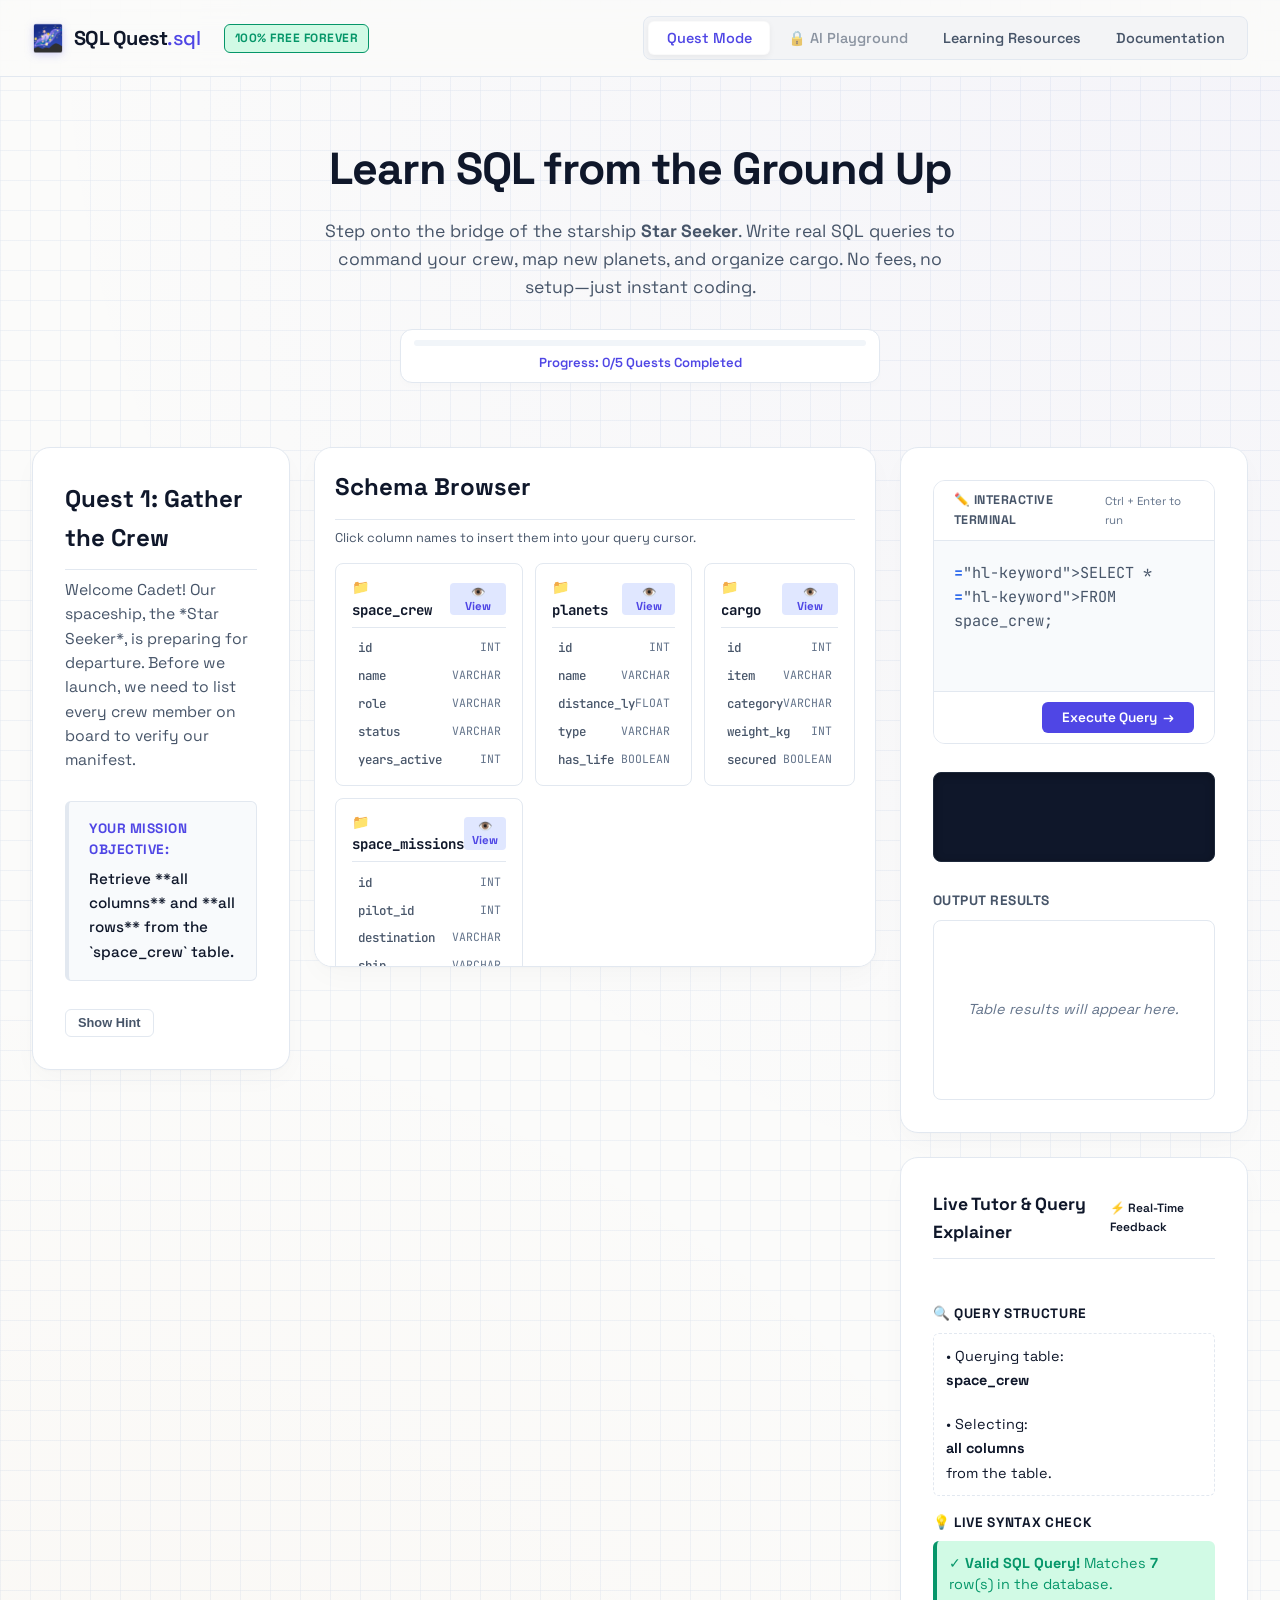
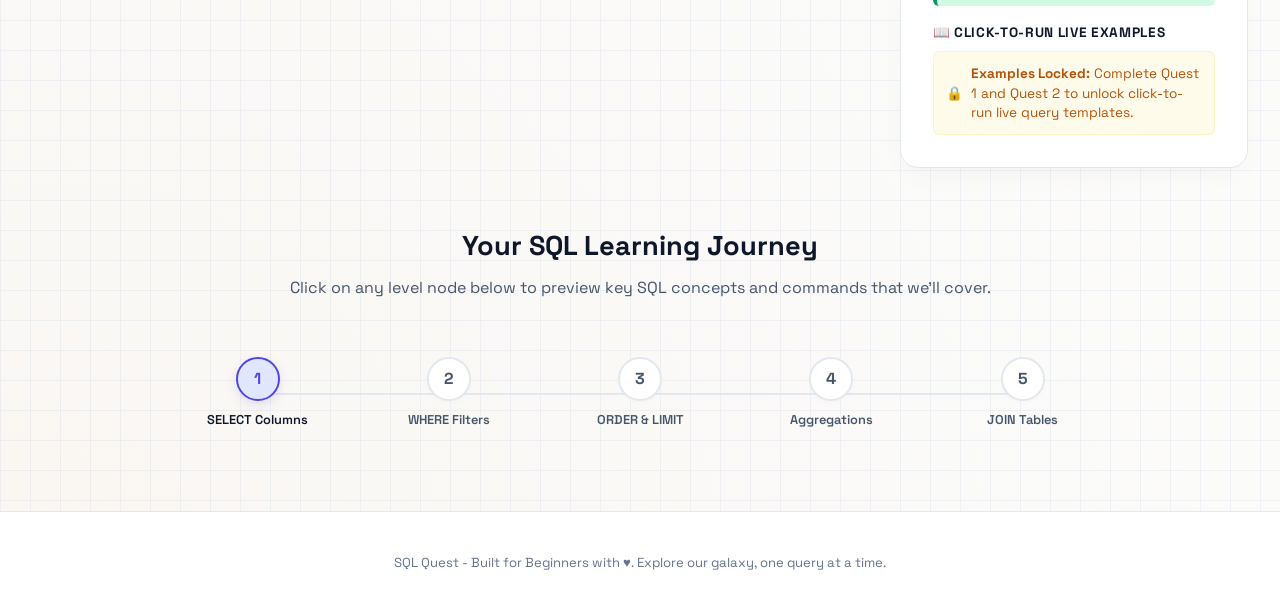
<file: index.html>
<!DOCTYPE html>
<html lang="en">
<head>
  <meta charset="UTF-8">
  <meta name="viewport" content="width=device-width, initial-scale=1.0">
  <title>SQL Quest: Master the Basics of SQL</title>
  <meta name="description" content="Step onto the bridge of the Star Seeker and learn SQL right from the basics through interactive space-themed quests directly in your browser.">
  <link rel="icon" href="data:image/svg+xml,<svg xmlns=%22http://www.w3.org/2000/svg%22 viewBox=%220 0 100 100%22><text y=%22.9em%22 font-size=%2290%22>🌌</text></svg>">
  <link rel="stylesheet" href="styles.css">
</head>
<body>

  <!-- Header Navigation -->
  <header>
    <div class="logo-container">
      <span class="logo-icon">🌌</span>
      <span class="logo-text">SQL Quest</span>
    </div>
    <div class="free-pricing-tag">100% Free Forever</div>
    <nav class="nav-tabs">
      <button class="nav-tab active" data-tab="quest">Quest Mode</button>
      <button class="nav-tab" data-tab="sandbox" id="sandbox-nav-tab">🔒 AI Playground</button>
      <button class="nav-tab" data-tab="resources">Learning Resources</button>
      <button class="nav-tab" data-tab="docs">Documentation</button>
    </nav>
  </header>

  <!-- Hero Onboarding Section -->
  <section class="hero-banner">
    <h1>Learn SQL from the Ground Up</h1>
    <p>Step onto the bridge of the starship <strong>Star Seeker</strong>. Write real SQL queries to command your crew, map new planets, and organize cargo. No fees, no setup—just instant coding.</p>
    
    <div class="progress-container">
      <div class="progress-bar-bg">
        <div id="quest-progress-fill" class="progress-bar-fill"></div>
      </div>
      <span id="quest-progress-text" class="progress-text">Progress: 0/5 Quests Completed</span>
    </div>
  </section>

  <!-- Main Split-Pane Workspace -->
  <main class="workspace" id="main-workspace">
    
    <!-- Left Column: Instructions (Quest Details OR AI Playground controls) -->
    <div class="workspace-left">
      
      <!-- Quest Panel -->
      <section id="workspace-quest" class="panel">
        <div class="guide-header">
          <h2 id="quest-title">Quest 1: Gather the Crew</h2>
          <p id="quest-description" class="quest-intro">Loading instructions...</p>
        </div>

        <div class="objective-box">
          <h4>Your Mission Objective:</h4>
          <p id="quest-objective">Loading objective...</p>
        </div>

        <div class="hint-section">
          <button id="quest-hint-btn" class="hint-btn">Show Hint</button>
          <div id="quest-hint-text" class="hint-text hidden"></div>
        </div>

        <!-- Live Interactive Feedback -->
        <div id="quest-feedback" class="quest-feedback-panel hidden">
          <!-- Will be dynamically populated upon query completion -->
        </div>
        
        <button id="next-quest-btn" class="action-btn hidden">Next Quest &rarr;</button>
      </section>

      <!-- Sandbox Panel (Combined AI Playground) -->
      <section id="workspace-sandbox" class="panel hidden">
        <div class="guide-header">
          <h2>AI SQL Playground</h2>
          <p class="quest-intro">Describe what data you want in natural English. The SQL Copilot will translate it into a valid SQL query and load it into your editor.</p>
        </div>

        <!-- AI Assistant Input Container -->
        <div class="ai-input-container">
          <div class="ai-input-wrapper">
            <span class="ai-mascot-sparkle">🧠</span>
            <input type="text" id="ai-prompt-input" placeholder="Ask SQL Copilot (e.g. 'find active crew members')...">
            <button id="ai-submit-btn" class="ai-send-btn">Ask AI</button>
          </div>
          
          <div class="ai-suggestions-list">
            <span class="ai-suggestions-label">Try Asking:</span>
            <div class="ai-suggest-chips">
              <span class="ai-suggest-chip" data-prompt="Find active crew members">"active crew"</span>
              <span class="ai-suggest-chip" data-prompt="Find planets with life">"habitable planets"</span>
              <span class="ai-suggest-chip" data-prompt="Show unsecured cargo items">"unsecured cargo"</span>
              <span class="ai-suggest-chip" data-prompt="List all space crew ordered by experience">"sort crew by years"</span>
            </div>
          </div>
        </div>

        <!-- AI Response & Explanation Area -->
        <div id="ai-explanation-bubble" class="ai-explanation-card hidden">
          <div class="ai-explanation-header">
            <span class="ai-badge">🤖 SQL Copilot</span>
            <span class="ai-explanation-title">Query Explanation</span>
          </div>
          <p id="ai-explanation-text">I translated your prompt into the query loaded in the editor.</p>
        </div>

        <!-- Classic Query presets for manual playground runs -->
        <div style="border-top: 1px solid var(--border-color); padding-top: 1rem;">
          <h4 class="templates-header" style="margin-bottom: 0.5rem;">Quick SQL Presets</h4>
          <div class="template-chips">
            <span class="template-chip" data-query="SELECT * FROM planets;">All Planets</span>
            <span class="template-chip" data-query="SELECT name, distance_ly FROM planets WHERE has_life = true;">Habitable Planets</span>
            <span class="template-chip" data-query="SELECT item, category FROM cargo WHERE secured = false;">Unsecured Cargo</span>
          </div>
        </div>
      </section>

    </div>

    <!-- Middle Column: Persistent Database Schema Explorer -->
    <div class="workspace-middle">
      <section class="panel schema-explorer-panel">
        <div class="guide-header">
          <h2>Schema Browser</h2>
          <p class="quest-intro" style="font-size: 0.8rem;">Click column names to insert them into your query cursor.</p>
        </div>

        <div class="schema-cards">
          
          <div class="schema-card-v2" data-table="space_crew">
            <div class="schema-card-v2-header">
              <span class="table-name">📁 space_crew</span>
              <button class="quick-view-btn" data-table="space_crew" title="Quick View Data">👁️ View</button>
            </div>
            <ul class="schema-columns-list">
              <li data-col="id"><span class="col-name">id</span> <span class="col-type">INT</span></li>
              <li data-col="name"><span class="col-name">name</span> <span class="col-type">VARCHAR</span></li>
              <li data-col="role"><span class="col-name">role</span> <span class="col-type">VARCHAR</span></li>
              <li data-col="status"><span class="col-name">status</span> <span class="col-type">VARCHAR</span></li>
              <li data-col="years_active"><span class="col-name">years_active</span> <span class="col-type">INT</span></li>
            </ul>
          </div>

          <div class="schema-card-v2" data-table="planets">
            <div class="schema-card-v2-header">
              <span class="table-name">📁 planets</span>
              <button class="quick-view-btn" data-table="planets" title="Quick View Data">👁️ View</button>
            </div>
            <ul class="schema-columns-list">
              <li data-col="id"><span class="col-name">id</span> <span class="col-type">INT</span></li>
              <li data-col="name"><span class="col-name">name</span> <span class="col-type">VARCHAR</span></li>
              <li data-col="distance_ly"><span class="col-name">distance_ly</span> <span class="col-type">FLOAT</span></li>
              <li data-col="type"><span class="col-name">type</span> <span class="col-type">VARCHAR</span></li>
              <li data-col="has_life"><span class="col-name">has_life</span> <span class="col-type">BOOLEAN</span></li>
            </ul>
          </div>

          <div class="schema-card-v2" data-table="cargo">
            <div class="schema-card-v2-header">
              <span class="table-name">📁 cargo</span>
              <button class="quick-view-btn" data-table="cargo" title="Quick View Data">👁️ View</button>
            </div>
            <ul class="schema-columns-list">
              <li data-col="id"><span class="col-name">id</span> <span class="col-type">INT</span></li>
              <li data-col="item"><span class="col-name">item</span> <span class="col-type">VARCHAR</span></li>
              <li data-col="category"><span class="col-name">category</span> <span class="col-type">VARCHAR</span></li>
              <li data-col="weight_kg"><span class="col-name">weight_kg</span> <span class="col-type">INT</span></li>
              <li data-col="secured"><span class="col-name">secured</span> <span class="col-type">BOOLEAN</span></li>
            </ul>
          </div>

          <div class="schema-card-v2" data-table="space_missions">
            <div class="schema-card-v2-header">
              <span class="table-name">📁 space_missions</span>
              <button class="quick-view-btn" data-table="space_missions" title="Quick View Data">👁️ View</button>
            </div>
            <ul class="schema-columns-list">
              <li data-col="id"><span class="col-name">id</span> <span class="col-type">INT</span></li>
              <li data-col="pilot_id"><span class="col-name">pilot_id</span> <span class="col-type">INT</span></li>
              <li data-col="destination"><span class="col-name">destination</span> <span class="col-type">VARCHAR</span></li>
              <li data-col="ship"><span class="col-name">ship</span> <span class="col-type">VARCHAR</span></li>
            </ul>
          </div>

        </div>
      </section>
    </div>

    <!-- Right Column: Persistent Interactive Console & Table Output -->
    <div class="workspace-right">
      <section class="panel">
        <div class="editor-container">
          <div class="editor-header">
            <span class="editor-title">Interactive Terminal</span>
            <span class="keyboard-shortcut">Ctrl + Enter to run</span>
          </div>
          <!-- Overlapping Textarea & Syntax Highlighting DIV -->
          <div class="editor-textarea-wrapper">
            <div id="editor-highlight" class="editor-highlight-overlay"></div>
            <textarea id="sql-editor" spellcheck="false" placeholder="Write your SQL here..."></textarea>
          </div>
          <div class="editor-footer">
            <button id="run-query-btn" class="run-btn">
              <span>Execute Query</span> &rarr;
            </button>
          </div>
        </div>

        <!-- Real-time Console Log -->
        <div id="console-output" class="console-logs">
          <p class="console-line"><span class="console-timestamp">[09:00:00]</span> Console initialized. Write your query above and press Execute!</p>
        </div>

        <!-- Rendered Data Table -->
        <div class="table-output-panel">
          <h3>Output Results</h3>
          <div id="table-container" class="table-wrapper">
            <div class="table-placeholder">Table results will appear here.</div>
          </div>
        </div>
      </section>

      <!-- Real-Time SQL Assistant & Live Explainer -->
      <section class="panel live-assistant-panel" id="live-assistant-area" style="margin-top: 1.5rem;">
        <div class="assistant-header" style="display: flex; justify-content: space-between; align-items: center; border-bottom: 1px solid var(--border-color); padding-bottom: 0.75rem; margin-bottom: 1rem;">
          <h3 style="margin: 0; font-size: 1.1rem; font-family: 'Space Grotesk', sans-serif;">Live Tutor &amp; Query Explainer</h3>
          <span class="assistant-badge" style="background: var(--accent-amber-light); color: var(--accent-amber); font-size: 0.75rem; font-weight: 600; padding: 0.2rem 0.5rem; border-radius: 4px; border: 1px solid var(--accent-amber);">⚡ Real-Time Feedback</span>
        </div>
        
        <div class="assistant-content" style="display: flex; flex-direction: column; gap: 1rem;">
          <!-- Real-time Query Breakdown -->
          <div class="assistant-block" id="live-explainer-block">
            <h4 class="block-title" style="margin: 0 0 0.5rem 0; font-size: 0.85rem; text-transform: uppercase; letter-spacing: 0.05em; color: var(--text-muted);">🔍 Query Structure</h4>
            <div id="live-explainer-desc" class="explainer-description" style="font-size: 0.9rem; line-height: 1.4; color: var(--text-color); background: var(--bg-grid); padding: 0.75rem; border-radius: 6px; border: 1px dashed var(--border-color);">
              Start typing a query in the terminal to see a real-time explanation here.
            </div>
          </div>

          <!-- Syntax Checker / Tips -->
          <div class="assistant-block" id="live-syntax-block">
            <h4 class="block-title" style="margin: 0 0 0.5rem 0; font-size: 0.85rem; text-transform: uppercase; letter-spacing: 0.05em; color: var(--text-muted);">💡 Live Syntax Check</h4>
            <div id="live-syntax-desc" class="syntax-description status-info" style="font-size: 0.9rem; line-height: 1.4; padding: 0.75rem; border-radius: 6px; background: #f1f5f9; border-left: 4px solid #94a3b8; color: #475569;">
              Ready to analyze your query.
            </div>
          </div>

          <!-- Live Context-Aware Examples -->
          <div class="assistant-block" id="live-examples-block">
            <h4 class="block-title" style="margin: 0 0 0.5rem 0; font-size: 0.85rem; text-transform: uppercase; letter-spacing: 0.05em; color: var(--text-muted);">📖 Click-to-Run Live Examples</h4>
            <div class="live-examples-container" id="live-examples-list" style="display: flex; flex-direction: column; gap: 0.5rem;">
              <span class="no-examples-msg" style="font-size: 0.85rem; color: var(--text-muted); font-style: italic;">Enter a valid table name (like <code>space_crew</code>, <code>planets</code>, or <code>cargo</code>) to see matching real-time examples here.</span>
            </div>
          </div>
        </div>
      </section>
    </div>
  </main>

  <!-- Resources Hub Workspace -->
  <main id="workspace-resources" class="workspace hidden" style="grid-template-columns: 1fr;">
    <section class="panel" id="print-cheat-sheet-area">
      <div class="guide-header" style="display:flex; justify-content:space-between; align-items:center; flex-wrap:wrap; gap:1rem;">
        <div>
          <h2>SQL Academy Resource Center</h2>
          <p class="quest-intro">Unlock video lessons, cheat handbooks, and syntax guides by clearing training levels. <strong>100% Free &amp; Open Learning.</strong></p>
        </div>
        <div class="resource-lock-status-indicator" id="resource-unlock-summary">
          Unlocked: 1/5 Levels
        </div>
      </div>

      <div class="resources-grid">
        
        <!-- Video Lectures Section -->
        <div class="resource-section">
          <h3 class="resource-section-title">🎬 Video Lectures</h3>
          <div class="resource-list">
            
            <div class="resource-card unlocked" data-resource-lvl="1">
              <div class="card-status-badge">Unlocked</div>
              <h4>Lesson 1: SELECT &amp; Columns</h4>
              <p>Learn to fetch columns and rows from a database table.</p>
              <a href="https://www.youtube.com/watch?v=HXV3zeQKqGY" target="_blank" class="resource-link-btn">Watch Video (8 min) &rarr;</a>
            </div>

            <div class="resource-card locked" data-resource-lvl="2">
              <div class="card-status-badge">Locked</div>
              <h4>Lesson 2: WHERE Filters</h4>
              <p>Learn to isolate specific rows using comparison logic.</p>
              <a href="https://www.youtube.com/watch?v=7S_tz1z_5bA" target="_blank" class="resource-link-btn disabled">Solve Quest 1 to Unlock</a>
            </div>

            <div class="resource-card locked" data-resource-lvl="3">
              <div class="card-status-badge">Locked</div>
              <h4>Lesson 3: ORDER BY &amp; LIMIT</h4>
              <p>Learn sorting lists and limiting return counts.</p>
              <a href="https://www.youtube.com/watch?v=85pG_pZgQL8" target="_blank" class="resource-link-btn disabled">Solve Quest 2 to Unlock</a>
            </div>

            <div class="resource-card locked" data-resource-lvl="4">
              <div class="card-status-badge">Locked</div>
              <h4>Lesson 4: SQL Aggregations &amp; Math</h4>
              <p>Learn counting rows and averaging values with COUNT and AVG.</p>
              <a href="https://www.youtube.com/watch?v=F3_mPZ4y_B0" target="_blank" class="resource-link-btn disabled">Solve Quest 3 to Unlock</a>
            </div>

            <div class="resource-card locked" data-resource-lvl="5">
              <div class="card-status-badge">Locked</div>
              <h4>Lesson 5: Relational JOINs</h4>
              <p>Learn to connect multiple tables together using key columns.</p>
              <a href="https://www.youtube.com/watch?v=9yeOJ0xxTuk" target="_blank" class="resource-link-btn disabled">Solve Quest 4 to Unlock</a>
            </div>

          </div>
        </div>

        <!-- Downloadable Guides Section -->
        <div class="resource-section">
          <h3 class="resource-section-title">📖 PDF &amp; Text Guides</h3>
          <div class="resource-list">
            
            <div class="resource-card unlocked" data-resource-lvl="1">
              <div class="card-status-badge">Unlocked</div>
              <h4>Guide: Database Foundations</h4>
              <p>Visual PDF overview of schemas, fields, and queries.</p>
              <a href="data:text/plain;charset=utf-8,DATABASE FOUNDATIONS:%0A- A database table has rows and columns.%0A- Columns represent attributes (e.g. name, role).%0A- Rows represent records (e.g. Zara Chen, Navigator).%0A- Write SELECT * FROM space_crew; to view the whole table." download="SQL_Database_Foundations.txt" class="resource-link-btn">Download Guide (TXT) &darr;</a>
            </div>

            <div class="resource-card locked" data-resource-lvl="2">
              <div class="card-status-badge">Locked</div>
              <h4>Guide: WHERE Operators</h4>
              <p>Unlock by completing the second level training.</p>
              <a href="#" class="resource-link-btn disabled">Solve Quest 1 to Unlock</a>
            </div>

            <div class="resource-card locked" data-resource-lvl="3">
              <div class="card-status-badge">Locked</div>
              <h4>Guide: Sorting &amp; Bounds</h4>
              <p>Unlock by completing the third level training.</p>
              <a href="#" class="resource-link-btn disabled">Solve Quest 2 to Unlock</a>
            </div>

            <div class="resource-card locked" data-resource-lvl="4">
              <div class="card-status-badge">Locked</div>
              <h4>Guide: Aggregations &amp; Math</h4>
              <p>Unlock by completing the fourth level training.</p>
              <a href="#" class="resource-link-btn disabled">Solve Quest 3 to Unlock</a>
            </div>

            <div class="resource-card locked" data-resource-lvl="5">
              <div class="card-status-badge">Locked</div>
              <h4>Guide: Relational JOINs</h4>
              <p>Unlock by completing the fifth level training.</p>
              <a href="#" class="resource-link-btn disabled">Solve Quest 4 to Unlock</a>
            </div>

          </div>
        </div>

        <!-- Quick Syntax Notes Section -->
        <div class="resource-section">
          <h3 class="resource-section-title">📝 Quick Syntax Notes</h3>
          <div class="resource-list">
            
            <div class="resource-card unlocked" data-resource-lvl="1">
              <div class="card-status-badge">Unlocked</div>
              <h4>SELECT statement</h4>
              <pre class="notes-code">SELECT name, role FROM space_crew;</pre>
              <button class="copy-code-btn" data-code="SELECT name, role FROM space_crew;">Copy Code</button>
            </div>

            <div class="resource-card locked" data-resource-lvl="2">
              <div class="card-status-badge">Locked</div>
              <h4>WHERE Filter Clause</h4>
              <pre class="notes-code">SELECT * FROM cargo WHERE weight_kg > 500;</pre>
              <button class="copy-code-btn disabled" disabled>Locked</button>
            </div>

            <div class="resource-card locked" data-resource-lvl="3">
              <div class="card-status-badge">Locked</div>
              <h4>ORDER BY sorting</h4>
              <pre class="notes-code">SELECT * FROM planets ORDER BY distance_ly DESC;</pre>
              <button class="copy-code-btn disabled" disabled>Locked</button>
            </div>

            <div class="resource-card locked" data-resource-lvl="4">
              <div class="card-status-badge">Locked</div>
              <h4>Aggregations &amp; Counts</h4>
              <pre class="notes-code">SELECT COUNT(*), AVG(years_active) FROM space_crew;</pre>
              <button class="copy-code-btn disabled" disabled>Locked</button>
            </div>

            <div class="resource-card locked" data-resource-lvl="5">
              <div class="card-status-badge">Locked</div>
              <h4>JOIN Operations</h4>
              <pre class="notes-code">SELECT space_crew.name, space_missions.destination FROM space_crew JOIN space_missions ON space_crew.id = space_missions.pilot_id;</pre>
              <button class="copy-code-btn disabled" disabled>Locked</button>
            </div>

          </div>

          <div class="download-all-notes-panel" style="margin-top: 1.5rem; border-top: 1px solid var(--border-color); padding-top: 1rem; display: flex; gap: 0.5rem;">
            <button id="download-txt-notes-btn" class="action-btn secondary-btn" style="flex:1; margin-top:0; font-size: 0.8rem;">Download Notes (.txt)</button>
            <button id="print-pdf-notes-btn" class="action-btn secondary-btn" style="flex:1; margin-top:0; font-size: 0.8rem;">Print / Save PDF</button>
          </div>
        </div>

      </div>
    </section>
  </main>

  <!-- Documentation Hub Workspace -->
  <main id="workspace-docs" class="workspace hidden" style="grid-template-columns: 280px 1fr; gap: 1.5rem; max-width: 1500px; margin: 1.5rem auto; padding: 0 2rem;">
    
    <!-- Left column: Doc Navigation Sidebar -->
    <aside class="panel docs-sidebar" style="display: flex; flex-direction: column; gap: 0.5rem; height: fit-content; position: sticky; top: 90px;">
      <h3 style="font-family: var(--font-sans); font-size: 1.1rem; font-weight: 700; margin-bottom: 0.75rem; border-bottom: 1px solid var(--border-color); padding-bottom: 0.5rem; color: var(--color-text-main);">Guides &amp; Docs</h3>
      
      <button class="doc-menu-btn active" data-doc="project-guide" style="text-align: left; background: var(--bg-secondary); color: var(--accent-primary); border: none; font-family: var(--font-sans); font-size: 0.9rem; font-weight: 600; padding: 0.6rem 0.8rem; border-radius: var(--border-radius-sm); cursor: pointer; display: flex; align-items: center; gap: 0.5rem; transition: var(--transition-smooth); width: 100%;">
        <span>📖</span> SQL Quest Project Guide
      </button>
      
      <button class="doc-menu-btn" data-doc="antigravity-dev" style="text-align: left; background: transparent; color: var(--color-text-muted); border: none; font-family: var(--font-sans); font-size: 0.9rem; font-weight: 550; padding: 0.6rem 0.8rem; border-radius: var(--border-radius-sm); cursor: pointer; display: flex; align-items: center; gap: 0.5rem; transition: var(--transition-smooth); width: 100%;">
        <span>🤖</span> Antigravity Dev Guide
      </button>
    </aside>

    <!-- Right column: Doc Viewer Pane -->
    <section class="panel docs-viewer-panel" style="padding: 2.5rem; max-height: 80vh; overflow-y: auto;">
      
      <!-- Document 1: Project Guide Content -->
      <article id="doc-content-project-guide" class="doc-article">
        <h1 style="font-size: 2.2rem; font-weight: 700; margin-bottom: 0.5rem; letter-spacing: -0.5px;">SQL Quest: Architectural &amp; Technical Guide</h1>
        <p style="color: var(--color-text-muted); margin-bottom: 1.5rem; font-size: 1.05rem;">A comprehensive breakdown of the application architecture, database schemas, custom SQL parser logic, validation systems, and locking features.</p>
        
        <hr style="border: 0; border-top: 1px solid var(--border-color); margin: 1.5rem 0;">

        <h2 style="font-size: 1.5rem; font-weight: 600; margin: 1.5rem 0 0.75rem;">🗺️ Architectural Overview</h2>
        <p style="margin-bottom: 1rem;">SQL Quest is built as a single-page application (SPA) with zero external server dependencies, running entirely client-side. The codebase consists of three main files:</p>
        <ul style="margin: 0 0 1.5rem 1.5rem; display: flex; flex-direction: column; gap: 0.5rem;">
          <li><strong>index.html</strong>: Defines the 3-pane layout (sidebar roadmap/AI copilot, database browser, editor/results pane).</li>
          <li><strong>styles.css</strong>: Theme variables and visual aesthetics based on the Tech-Editorial Light design token system.</li>
          <li><strong>database.js</strong>: Custom in-browser parser/runner simulating table scans, where filtering, joins, and aggregates.</li>
          <li><strong>app.js</strong>: State machine controller (current quest, tab states, unlocks), editor syntax highlighter, and Real-Time Tutor keystroke parser.</li>
        </ul>

        <h2 style="font-size: 1.5rem; font-weight: 600; margin: 2rem 0 0.75rem;">💾 Space Academy Database Schema</h2>
        <p style="margin-bottom: 1rem;">The environment hosts four space-themed tables designed to teach basic SQL relational structures. All tables are defined inside <code>database.js</code>:</p>
        
        <h3 style="font-size: 1.15rem; font-weight: 600; margin: 1.25rem 0 0.5rem; color: var(--accent-primary);">1. space_crew</h3>
        <p style="margin-bottom: 0.75rem; font-size: 0.95rem;">Contains the roster of cadets, officers, and droids aboard the ship.</p>
        <table style="width: 100%; border-collapse: collapse; margin-bottom: 1.5rem; font-size: 0.9rem; border: 1px solid var(--border-color);">
          <thead>
            <tr style="background: var(--bg-secondary); text-align: left; border-bottom: 1px solid var(--border-color);">
              <th style="padding: 0.6rem 1rem;">Column</th>
              <th style="padding: 0.6rem 1rem;">Type</th>
              <th style="padding: 0.6rem 1rem;">Description</th>
            </tr>
          </thead>
          <tbody>
            <tr style="border-bottom: 1px solid var(--border-color);"><td style="padding: 0.5rem 1rem; font-family: var(--font-mono);">id</td><td style="padding: 0.5rem 1rem;">INTEGER</td><td style="padding: 0.5rem 1rem;">Unique identifier (Primary Key)</td></tr>
            <tr style="border-bottom: 1px solid var(--border-color);"><td style="padding: 0.5rem 1rem; font-family: var(--font-mono);">name</td><td style="padding: 0.5rem 1rem;">VARCHAR</td><td style="padding: 0.5rem 1rem;">Full name of crew member</td></tr>
            <tr style="border-bottom: 1px solid var(--border-color);"><td style="padding: 0.5rem 1rem; font-family: var(--font-mono);">role</td><td style="padding: 0.5rem 1rem;">VARCHAR</td><td style="padding: 0.5rem 1rem;">Professional role designation</td></tr>
            <tr style="border-bottom: 1px solid var(--border-color);"><td style="padding: 0.5rem 1rem; font-family: var(--font-mono);">status</td><td style="padding: 0.5rem 1rem;">VARCHAR</td><td style="padding: 0.5rem 1rem;">Current status (Active, Suspended, Retired)</td></tr>
            <tr style="border-bottom: 1px solid var(--border-color);"><td style="padding: 0.5rem 1rem; font-family: var(--font-mono);">years_active</td><td style="padding: 0.5rem 1rem;">INTEGER</td><td style="padding: 0.5rem 1rem;">Years of service in the academy</td></tr>
          </tbody>
        </table>

        <h3 style="font-size: 1.15rem; font-weight: 600; margin: 1.25rem 0 0.5rem; color: var(--accent-primary);">2. planets</h3>
        <p style="margin-bottom: 0.75rem; font-size: 0.95rem;">Holds astronomical details about discovered planets.</p>
        <table style="width: 100%; border-collapse: collapse; margin-bottom: 1.5rem; font-size: 0.9rem; border: 1px solid var(--border-color);">
          <thead>
            <tr style="background: var(--bg-secondary); text-align: left; border-bottom: 1px solid var(--border-color);">
              <th style="padding: 0.6rem 1rem;">Column</th>
              <th style="padding: 0.6rem 1rem;">Type</th>
              <th style="padding: 0.6rem 1rem;">Description</th>
            </tr>
          </thead>
          <tbody>
            <tr style="border-bottom: 1px solid var(--border-color);"><td style="padding: 0.5rem 1rem; font-family: var(--font-mono);">id</td><td style="padding: 0.5rem 1rem;">INTEGER</td><td style="padding: 0.5rem 1rem;">Planetary identifier (Primary Key)</td></tr>
            <tr style="border-bottom: 1px solid var(--border-color);"><td style="padding: 0.5rem 1rem; font-family: var(--font-mono);">name</td><td style="padding: 0.5rem 1rem;">VARCHAR</td><td style="padding: 0.5rem 1rem;">Name of the planet</td></tr>
            <tr style="border-bottom: 1px solid var(--border-color);"><td style="padding: 0.5rem 1rem; font-family: var(--font-mono);">distance_ly</td><td style="padding: 0.5rem 1rem;">FLOAT</td><td style="padding: 0.5rem 1rem;">Distance from home dock in Light-Years</td></tr>
            <tr style="border-bottom: 1px solid var(--border-color);"><td style="padding: 0.5rem 1rem; font-family: var(--font-mono);">type</td><td style="padding: 0.5rem 1rem;">VARCHAR</td><td style="padding: 0.5rem 1rem;">Terrestrial, Gas Giant, or Ice Giant composition</td></tr>
            <tr style="border-bottom: 1px solid var(--border-color);"><td style="padding: 0.5rem 1rem; font-family: var(--font-mono);">has_life</td><td style="padding: 0.5rem 1rem;">BOOLEAN</td><td style="padding: 0.5rem 1rem;">TRUE if biosignatures detected</td></tr>
          </tbody>
        </table>

        <h3 style="font-size: 1.15rem; font-weight: 600; margin: 1.25rem 0 0.5rem; color: var(--accent-primary);">3. cargo</h3>
        <p style="margin-bottom: 0.75rem; font-size: 0.95rem;">Tracks supplies stored inside the ship's freight compartments.</p>
        <table style="width: 100%; border-collapse: collapse; margin-bottom: 1.5rem; font-size: 0.9rem; border: 1px solid var(--border-color);">
          <thead>
            <tr style="background: var(--bg-secondary); text-align: left; border-bottom: 1px solid var(--border-color);">
              <th style="padding: 0.6rem 1rem;">Column</th>
              <th style="padding: 0.6rem 1rem;">Type</th>
              <th style="padding: 0.6rem 1rem;">Description</th>
            </tr>
          </thead>
          <tbody>
            <tr style="border-bottom: 1px solid var(--border-color);"><td style="padding: 0.5rem 1rem; font-family: var(--font-mono);">id</td><td style="padding: 0.5rem 1rem;">INTEGER</td><td style="padding: 0.5rem 1rem;">Cargo identifier (Primary Key)</td></tr>
            <tr style="border-bottom: 1px solid var(--border-color);"><td style="padding: 0.5rem 1rem; font-family: var(--font-mono);">item</td><td style="padding: 0.5rem 1rem;">VARCHAR</td><td style="padding: 0.5rem 1rem;">Name of the cargo shipment item</td></tr>
            <tr style="border-bottom: 1px solid var(--border-color);"><td style="padding: 0.5rem 1rem; font-family: var(--font-mono);">category</td><td style="padding: 0.5rem 1rem;">VARCHAR</td><td style="padding: 0.5rem 1rem;">Classification (Tech, Supplies, Fuel, Specimens)</td></tr>
            <tr style="border-bottom: 1px solid var(--border-color);"><td style="padding: 0.5rem 1rem; font-family: var(--font-mono);">weight_kg</td><td style="padding: 0.5rem 1rem;">INTEGER</td><td style="padding: 0.5rem 1rem;">Mass of the items in kilograms</td></tr>
            <tr style="border-bottom: 1px solid var(--border-color);"><td style="padding: 0.5rem 1rem; font-family: var(--font-mono);">secured</td><td style="padding: 0.5rem 1rem;">BOOLEAN</td><td style="padding: 0.5rem 1rem;">TRUE if locked into storage slots</td></tr>
          </tbody>
        </table>

        <h3 style="font-size: 1.15rem; font-weight: 600; margin: 1.25rem 0 0.5rem; color: var(--accent-primary);">4. space_missions</h3>
        <p style="margin-bottom: 0.75rem; font-size: 0.95rem;">Tracks flight path routes, matching pilots back to the crew roster.</p>
        <table style="width: 100%; border-collapse: collapse; margin-bottom: 1.5rem; font-size: 0.9rem; border: 1px solid var(--border-color);">
          <thead>
            <tr style="background: var(--bg-secondary); text-align: left; border-bottom: 1px solid var(--border-color);">
              <th style="padding: 0.6rem 1rem;">Column</th>
              <th style="padding: 0.6rem 1rem;">Type</th>
              <th style="padding: 0.6rem 1rem;">Description</th>
            </tr>
          </thead>
          <tbody>
            <tr style="border-bottom: 1px solid var(--border-color);"><td style="padding: 0.5rem 1rem; font-family: var(--font-mono);">id</td><td style="padding: 0.5rem 1rem;">INTEGER</td><td style="padding: 0.5rem 1rem;">Mission identifier (Primary Key)</td></tr>
            <tr style="border-bottom: 1px solid var(--border-color);"><td style="padding: 0.5rem 1rem; font-family: var(--font-mono);">pilot_id</td><td style="padding: 0.5rem 1rem;">INTEGER</td><td style="padding: 0.5rem 1rem;">Crew pilot reference (Foreign Key matching space_crew.id)</td></tr>
            <tr style="border-bottom: 1px solid var(--border-color);"><td style="padding: 0.5rem 1rem; font-family: var(--font-mono);">destination</td><td style="padding: 0.5rem 1rem;">VARCHAR</td><td style="padding: 0.5rem 1rem;">Target planetary destination</td></tr>
            <tr style="border-bottom: 1px solid var(--border-color);"><td style="padding: 0.5rem 1rem; font-family: var(--font-mono);">ship</td><td style="padding: 0.5rem 1rem;">VARCHAR</td><td style="padding: 0.5rem 1rem;">Hull name of spaceship assigned</td></tr>
          </tbody>
        </table>

        <h2 style="font-size: 1.5rem; font-weight: 600; margin: 2rem 0 0.75rem;">⚙️ In-Browser Database Engine</h2>
        <p style="margin-bottom: 1rem;">The database simulator (<code>database.js</code>) utilizes strict regular expressions to process user queries locally:</p>
        <ul style="margin: 0 0 1.5rem 1.5rem; display: flex; flex-direction: column; gap: 0.5rem;">
          <li><strong>Keyword Typos</strong>: Alerts users to spellings like <code>SELEC</code> or <code>FORM</code> before failure.</li>
          <li><strong>Filtering &amp; Sorting</strong>: Executes custom predicates for <code>WHERE</code> operators, and sorts variables descending or ascending.</li>
          <li><strong>Relational JOINs</strong>: Combines records from two tables by performing a cartesian product scan and matching rows on specified key equations.</li>
          <li><strong>Aggregates</strong>: Computes inline counts, sums, and averages (e.g. <code>COUNT(*)</code>, <code>AVG(years_active)</code>).</li>
        </ul>

        <h2 style="font-size: 1.5rem; font-weight: 600; margin: 2rem 0 0.75rem;">🛡️ Sandbox &amp; Chip Locking</h2>
        <div style="background: var(--accent-primary-light); color: var(--accent-primary); border-left: 4px solid var(--accent-primary); padding: 1rem; border-radius: 6px; margin-bottom: 1.5rem; font-size: 0.95rem;">
          <strong>IMPORTANT LOCK CONDITIONS</strong>: Sandbox tab access and interactive click-to-run examples in the Tutor sidepanel are locked initially. They unlock reactively in real-time as soon as you complete Quest 1 and Quest 2.
        </div>
      </article>

      <!-- Document 2: Antigravity Dev Guide Content -->
      <article id="doc-content-antigravity-dev" class="doc-article hidden">
        <h1 style="font-size: 2.2rem; font-weight: 700; margin-bottom: 0.5rem; letter-spacing: -0.5px;">Developing &amp; Generating with Antigravity</h1>
        <p style="color: var(--color-text-muted); margin-bottom: 1.5rem; font-size: 1.05rem;">Learn how SQL Quest was generated using Google DeepMind's Antigravity assistant, and how to write prompts to modify it.</p>
        
        <hr style="border: 0; border-top: 1px solid var(--border-color); margin: 1.5rem 0;">

        <h2 style="font-size: 1.5rem; font-weight: 600; margin: 1.5rem 0 0.75rem;">🚀 The Local-First Design Philosophy</h2>
        <p style="margin-bottom: 1rem;">Building SQL Quest as a zero-dependency, client-side application provides distinct benefits:</p>
        <ul style="margin: 0 0 1.5rem 1.5rem; display: flex; flex-direction: column; gap: 0.5rem;">
          <li><strong>Zero Latency</strong>: Queries run locally in milliseconds, allowing rapid trial-and-error typing.</li>
          <li><strong>Educational Warnings</strong>: Allows custom error hooks that intercept bad syntax and provide specific recommendations.</li>
          <li><strong>No Server Maintenance</strong>: Ensures hosting is completely free forever.</li>
        </ul>

        <h2 style="font-size: 1.5rem; font-weight: 600; margin: 2rem 0 0.75rem;">💬 Prompt Templates to Extend SQL Quest</h2>
        <p style="margin-bottom: 1rem;">You can collaborate with Antigravity in your chat to modify the codebase. Use these direct templates:</p>
        
        <div style="background: var(--bg-secondary); border: 1px solid var(--border-color); padding: 1rem; border-radius: 6px; margin-bottom: 1rem;">
          <h4 style="margin-bottom: 0.5rem; color: var(--color-text-main);">1. Add a New Table</h4>
          <code style="font-family: var(--font-mono); font-size: 0.85rem; color: var(--accent-primary);">"Add a new table named hull_sections (id, section_name, damage_level, shield_active). Add 5 mock rows in database.js, and update the schema card list in index.html."</code>
        </div>

        <div style="background: var(--bg-secondary); border: 1px solid var(--border-color); padding: 1rem; border-radius: 6px; margin-bottom: 1rem;">
          <h4 style="margin-bottom: 0.5rem; color: var(--color-text-main);">2. Create a Quest Level</h4>
          <code style="font-family: var(--font-mono); font-size: 0.85rem; color: var(--accent-primary);">"Let's add Quest 6 called 'Repair the Hull' in app.js. Require selecting hull_sections with damage_level &gt; 50 sorted desc. Write a validation check and add a Roadmap Node."</code>
        </div>

        <div style="background: var(--bg-secondary); border: 1px solid var(--border-color); padding: 1rem; border-radius: 6px; margin-bottom: 1.5rem;">
          <h4 style="margin-bottom: 0.5rem; color: var(--color-text-main);">3. Style Customizations</h4>
          <code style="font-family: var(--font-mono); font-size: 0.85rem; color: var(--accent-primary);">"Change the main theme accent from Tech Indigo to Cyberpunk Purple. Update css variable --accent-primary to #7c3aed in styles.css."</code>
        </div>

        <h2 style="font-size: 1.5rem; font-weight: 600; margin: 2rem 0 0.75rem;">🧪 Automated Testing Routine</h2>
        <p style="margin-bottom: 1rem;">To verify the SQL engine logic offline, run the pre-built test files using Node.js:</p>
        <pre style="background: var(--color-text-main); color: #f8fafc; padding: 1rem; border-radius: 6px; font-family: var(--font-mono); font-size: 0.85rem; margin-bottom: 1.5rem; overflow-x: auto;">
node scratch/test_parser.js
node scratch/test_expanded.js
        </pre>
      </article>

    </section>
  </main>

  <!-- Interactive Learning Roadmap -->
  <section class="roadmap-section" id="roadmap-navigation-area">
    <div class="roadmap-header">
      <h2>Your SQL Learning Journey</h2>
      <p>Click on any level node below to preview key SQL concepts and commands that we'll cover.</p>
    </div>

    <div class="roadmap-graph">
      
      <div class="roadmap-node-container">
        <div class="roadmap-node active" data-level="1">1</div>
        <span class="node-label">SELECT Columns</span>
      </div>

      <div class="roadmap-node-container">
        <div class="roadmap-node" data-level="2">2</div>
        <span class="node-label">WHERE Filters</span>
      </div>

      <div class="roadmap-node-container">
        <div class="roadmap-node" data-level="3">3</div>
        <span class="node-label">ORDER &amp; LIMIT</span>
      </div>

      <div class="roadmap-node-container">
        <div class="roadmap-node" data-level="4">4</div>
        <span class="node-label">Aggregations</span>
      </div>

      <div class="roadmap-node-container">
        <div class="roadmap-node" data-level="5">5</div>
        <span class="node-label">JOIN Tables</span>
      </div>

    </div>
  </section>

  <!-- Concept Breakdown Modal Dialog -->
  <div id="roadmap-modal" class="modal hidden">
    <div class="modal-content">
      <div class="modal-header">
        <h3 id="roadmap-modal-title">Concept Detail</h3>
        <button id="roadmap-modal-close" class="modal-close">&times;</button>
      </div>
      <div id="roadmap-modal-body" class="modal-body">
        <!-- Populated via Javascript -->
      </div>
    </div>
  </div>

  <!-- Footer -->
  <footer>
    <p>SQL Quest - Built for Beginners with &hearts;. Explore our galaxy, one query at a time.</p>
  </footer>

  <!-- SQL Engine and App Controller Scripts -->
  <script src="database.js"></script>
  <script src="app.js"></script>
</body>
</html>
</file>
<file: styles.css>
/* SQL Quest - Visual Styling System (Tech-Editorial Light Theme) */
@import url('https://fonts.googleapis.com/css2?family=Space+Grotesk:wght@400;500;600;700&family=JetBrains+Mono:wght@400;500;700&display=swap');

:root {
  /* Editorial Light Palette */
  --bg-primary: #fbfbfa;
  --bg-secondary: #f3f4f6;
  --bg-panel: #ffffff;
  --bg-input: #f8fafc;
  
  --color-text-main: #0f172a;
  --color-text-muted: #475569;
  --color-text-dark: #64748b;

  --accent-primary: #4f46e5;      /* Tech Indigo */
  --accent-primary-light: #e0e7ff;
  --accent-secondary: #d97706;    /* Warm Amber */
  --accent-secondary-light: #fef3c7;
  --accent-success: #059669;      /* Emerald Green */
  --accent-success-light: #d1fae5;
  --accent-error: #dc2626;        /* Crimson Red */
  --accent-error-light: #fee2e2;

  --border-color: #e2e8f0;
  --border-color-focus: #cbd5e1;
  --ring-shadow-primary: 0 0 0 4px rgba(79, 70, 229, 0.15);
  --ring-shadow-success: 0 0 0 4px rgba(5, 150, 105, 0.15);
  --ring-shadow-error: 0 0 0 4px rgba(220, 38, 38, 0.15);

  --panel-shadow: 0 10px 30px -5px rgba(0, 0, 0, 0.03), 0 1px 3px rgba(0, 0, 0, 0.02);
  --hover-shadow: 0 20px 40px -10px rgba(0, 0, 0, 0.06), 0 1px 3px rgba(0, 0, 0, 0.02);
  --border-radius: 12px;
  --border-radius-sm: 6px;
  --border-radius-lg: 18px;

  --font-sans: 'Space Grotesk', sans-serif;
  --font-mono: 'JetBrains Mono', monospace;
  
  --transition-smooth: all 0.25s cubic-bezier(0.4, 0, 0.2, 1);
}

* {
  box-sizing: border-box;
  margin: 0;
  padding: 0;
}

body {
  background-color: var(--bg-primary);
  color: var(--color-text-main);
  font-family: var(--font-sans);
  line-height: 1.6;
  overflow-x: hidden;
  /* Light Grid Blueprint background */
  background-image: 
    radial-gradient(circle at 100% 0%, rgba(79, 70, 229, 0.04), transparent 50%),
    radial-gradient(circle at 0% 100%, rgba(217, 119, 6, 0.03), transparent 50%),
    linear-gradient(rgba(226, 232, 240, 0.5) 1px, transparent 1px),
    linear-gradient(90deg, rgba(226, 232, 240, 0.5) 1px, transparent 1px);
  background-size: 100% 100%, 100% 100%, 30px 30px, 30px 30px;
}

/* --- Header Section --- */
header {
  position: sticky;
  top: 0;
  z-index: 100;
  background: rgba(251, 251, 250, 0.85);
  backdrop-filter: blur(12px);
  -webkit-backdrop-filter: blur(12px);
  border-bottom: 1px solid var(--border-color);
  padding: 1rem 2rem;
  display: flex;
  justify-content: space-between;
  align-items: center;
}

.logo-container {
  display: flex;
  align-items: center;
  gap: 0.6rem;
}

.logo-icon {
  font-size: 1.6rem;
  filter: drop-shadow(0 2px 4px rgba(79, 70, 229, 0.25));
}

.logo-text {
  font-size: 1.25rem;
  font-weight: 700;
  letter-spacing: -0.5px;
  color: var(--color-text-main);
  text-transform: none;
}

.logo-text::after {
  content: ".sql";
  color: var(--accent-primary);
  font-weight: 500;
}

.nav-tabs {
  display: flex;
  background: var(--bg-secondary);
  border-radius: 8px;
  padding: 0.25rem;
  border: 1px solid var(--border-color);
}

.nav-tab {
  background: transparent;
  border: none;
  color: var(--color-text-muted);
  font-family: var(--font-sans);
  font-size: 0.9rem;
  font-weight: 550;
  padding: 0.45rem 1.1rem;
  border-radius: 6px;
  cursor: pointer;
  transition: var(--transition-smooth);
}

.nav-tab:hover {
  color: var(--color-text-main);
}

.nav-tab.active {
  background: var(--bg-panel);
  color: var(--accent-primary);
  box-shadow: 0 2px 6px rgba(0, 0, 0, 0.05);
  border: 1px solid rgba(0, 0, 0, 0.02);
}

/* --- Hero Banner --- */
.hero-banner {
  padding: 3.5rem 2rem 2.5rem;
  text-align: center;
  max-width: 900px;
  margin: 0 auto;
}

.hero-banner h1 {
  font-size: 2.8rem;
  font-weight: 700;
  margin-bottom: 0.75rem;
  letter-spacing: -1px;
  color: var(--color-text-main);
}

.hero-banner p {
  color: var(--color-text-muted);
  font-size: 1.1rem;
  max-width: 650px;
  margin: 0 auto 1.75rem;
}

.progress-container {
  max-width: 480px;
  margin: 0 auto;
  background: var(--bg-panel);
  border-radius: 12px;
  padding: 0.6rem 0.8rem;
  border: 1px solid var(--border-color);
  display: flex;
  flex-direction: column;
  gap: 0.35rem;
  box-shadow: 0 4px 6px rgba(0, 0, 0, 0.01);
}

.progress-bar-bg {
  width: 100%;
  height: 6px;
  background: #f1f5f9;
  border-radius: 10px;
  overflow: hidden;
}

.progress-bar-fill {
  height: 100%;
  width: 0%;
  background: var(--accent-primary);
  transition: width 0.4s ease-out;
}

.progress-text {
  font-size: 0.82rem;
  font-weight: 600;
  color: var(--accent-primary);
  font-family: var(--font-sans);
}

/* --- Workspace Area --- */
.workspace {
  display: grid;
  grid-template-columns: 1fr 0.85fr 1.35fr;
  gap: 1.5rem;
  max-width: 1500px;
  margin: 1.5rem auto;
  padding: 0 2rem;
}

/* Editorial Panel Card */
.panel {
  background: var(--bg-panel);
  border: 1px solid var(--border-color);
  border-radius: var(--border-radius-lg);
  padding: 2rem;
  box-shadow: var(--panel-shadow);
  display: flex;
  flex-direction: column;
  gap: 1.75rem;
  transition: var(--transition-smooth);
}

.panel:hover {
  box-shadow: var(--hover-shadow);
}

/* Left Panel: Guide & Quests */
.guide-header h2 {
  font-size: 1.5rem;
  font-weight: 700;
  margin-bottom: 0.5rem;
  color: var(--color-text-main);
  border-bottom: 1.5px solid var(--border-color);
  padding-bottom: 0.75rem;
}

.quest-intro {
  color: var(--color-text-muted);
  font-size: 0.98rem;
  line-height: 1.55;
}

.quest-intro strong {
  color: var(--color-text-main);
  font-weight: 600;
}

.objective-box {
  background: var(--bg-input);
  border-left: 3px solid var(--accent-primary);
  border-radius: 6px;
  padding: 1rem 1.25rem;
  border: 1px solid var(--border-color);
  border-left-width: 4px;
}

.objective-box h4 {
  color: var(--accent-primary);
  font-size: 0.85rem;
  font-weight: 700;
  text-transform: uppercase;
  letter-spacing: 0.5px;
  margin-bottom: 0.35rem;
}

.objective-box p {
  font-size: 0.95rem;
  font-weight: 500;
  color: var(--color-text-main);
}

.hint-section {
  display: flex;
  flex-direction: column;
  gap: 0.5rem;
}

.hint-btn {
  background: transparent;
  border: 1px solid var(--border-color);
  color: var(--color-text-muted);
  padding: 0.35rem 0.75rem;
  border-radius: 6px;
  font-size: 0.8rem;
  font-weight: 600;
  cursor: pointer;
  align-self: flex-start;
  transition: var(--transition-smooth);
}

.hint-btn:hover {
  background: var(--bg-secondary);
  color: var(--color-text-main);
  border-color: var(--color-text-dark);
}

.hint-text {
  background: #f8fafc;
  border: 1px dashed var(--border-color);
  border-radius: 6px;
  padding: 0.75rem 1rem;
  font-family: var(--font-mono);
  font-size: 0.82rem;
  white-space: pre-wrap;
  color: var(--color-text-muted);
  line-height: 1.4;
}

/* Quest Feedbacks */
.quest-feedback-panel {
  display: flex;
  gap: 1rem;
  padding: 1.25rem;
  border-radius: 8px;
  margin-top: auto;
  align-items: center;
}

.quest-feedback-panel.hidden {
  display: none;
}

.success-panel {
  background: var(--accent-success-light);
  border: 1px solid var(--accent-success);
  box-shadow: 0 4px 12px rgba(5, 150, 105, 0.05);
}

.success-panel h3 {
  color: var(--accent-success);
  font-weight: 700;
  margin-bottom: 0.25rem;
  font-size: 1.1rem;
}

.success-panel p {
  font-size: 0.92rem;
  color: var(--color-text-main);
}

.feedback-icon {
  font-size: 1.8rem;
}

.final-success-panel {
  background: var(--accent-primary-light);
  border: 1px solid var(--accent-primary);
  flex-direction: column;
  text-align: center;
  padding: 1.75rem;
  border-radius: var(--border-radius);
}

.final-success-panel h3 {
  color: var(--accent-primary);
  margin-bottom: 0.5rem;
  font-size: 1.35rem;
  font-weight: 700;
}

.final-success-panel p {
  font-size: 0.95rem;
  color: var(--color-text-main);
}

.glowing-badge {
  font-size: 3.5rem;
  display: inline-block;
  animation: floatBadge 3.5s ease-in-out infinite;
}

@keyframes floatBadge {
  0% { transform: translateY(0px) rotate(0deg); }
  50% { transform: translateY(-6px) rotate(4deg); }
  100% { transform: translateY(0px) rotate(0deg); }
}

.action-btn {
  background: var(--accent-primary);
  color: #fff;
  border: none;
  font-weight: 600;
  font-family: var(--font-sans);
  padding: 0.7rem 1.35rem;
  border-radius: 8px;
  cursor: pointer;
  transition: var(--transition-smooth);
}

.action-btn:hover {
  background: #3730a3;
  transform: translateY(-1px);
  box-shadow: 0 4px 12px rgba(79, 70, 229, 0.2);
}

.secondary-btn {
  background: #ffffff;
  color: var(--color-text-main);
  border: 1px solid var(--border-color);
  margin-top: 0.75rem;
}

.secondary-btn:hover {
  background: var(--bg-secondary);
  box-shadow: none;
}

/* Right Panel: SQL Terminal & Table Output */
.editor-container {
  display: flex;
  flex-direction: column;
  border-radius: var(--border-radius);
  background: var(--bg-input);
  border: 1.5px solid var(--border-color);
  overflow: hidden;
  transition: var(--transition-smooth);
}

.editor-container:focus-within {
  border-color: var(--accent-primary);
  box-shadow: var(--ring-shadow-primary);
}

.editor-header {
  background: #ffffff;
  padding: 0.6rem 1.25rem;
  border-bottom: 1.5px solid var(--border-color);
  display: flex;
  justify-content: space-between;
  align-items: center;
}

.editor-title {
  font-size: 0.78rem;
  font-family: var(--font-sans);
  font-weight: 700;
  color: var(--color-text-muted);
  text-transform: uppercase;
  letter-spacing: 0.5px;
}

.editor-title::before {
  content: "✏️ ";
}

.keyboard-shortcut {
  font-size: 0.72rem;
  color: var(--color-text-dark);
}

/* Textarea Wrapper & Overlapping Highlighter CSS */
.editor-textarea-wrapper {
  position: relative;
  height: 150px;
  width: 100%;
  background: var(--bg-input);
}

#sql-editor,
.editor-highlight-overlay {
  position: absolute;
  top: 0;
  left: 0;
  width: 100%;
  height: 100%;
  font-family: var(--font-mono) !important;
  font-size: 0.95rem !important;
  padding: 1.25rem;
  line-height: 1.55;
  white-space: pre-wrap;
  word-wrap: break-word;
  box-sizing: border-box;
  overflow-y: auto;
  border: none;
  background: transparent;
  margin: 0;
}

#sql-editor {
  color: transparent !important;
  caret-color: var(--color-text-main);
  z-index: 2;
  resize: none;
  outline: none;
}

.editor-highlight-overlay {
  color: #475569;
  z-index: 1;
  pointer-events: none;
}

/* Syntax Color Tokens */
.hl-keyword {
  color: #6366f1 !important;
  font-weight: 700;
}

.hl-string {
  color: #0d9488 !important;
  font-weight: 500;
}

.hl-number {
  color: #d97706 !important;
  font-weight: 500;
}

.hl-operator {
  color: #2563eb !important;
  font-weight: 600;
}

.hl-comment {
  color: #94a3b8 !important;
  font-style: italic;
}

/* Schema Explorer Panel V2 */
.schema-explorer-panel {
  padding: 1.25rem;
  display: flex;
  flex-direction: column;
  gap: 1rem;
  max-height: 520px;
  overflow-y: auto;
}

.schema-card-v2 {
  background: #ffffff;
  border: 1px solid var(--border-color);
  border-radius: 8px;
  padding: 0.75rem 1rem;
  display: flex;
  flex-direction: column;
  gap: 0.5rem;
  transition: var(--transition-smooth);
}

.schema-card-v2:hover {
  border-color: var(--accent-primary);
  box-shadow: 0 4px 8px rgba(0, 0, 0, 0.02);
}

.schema-card-v2-header {
  display: flex;
  justify-content: space-between;
  align-items: center;
  border-bottom: 1px solid var(--border-color);
  padding-bottom: 0.35rem;
}

.schema-card-v2 .table-name {
  font-weight: 700;
  font-size: 0.88rem;
  color: var(--color-text-main);
}

.quick-view-btn {
  background: var(--accent-primary-light);
  color: var(--accent-primary);
  border: none;
  font-family: var(--font-sans);
  font-size: 0.72rem;
  font-weight: 700;
  padding: 0.15rem 0.5rem;
  border-radius: 4px;
  cursor: pointer;
  transition: var(--transition-smooth);
}

.quick-view-btn:hover {
  background: var(--accent-primary);
  color: #ffffff;
  transform: translateY(-0.5px);
}

.schema-columns-list {
  list-style: none;
  display: flex;
  flex-direction: column;
  gap: 0.2rem;
}

.schema-columns-list li {
  display: flex;
  justify-content: space-between;
  font-size: 0.78rem;
  font-family: var(--font-mono);
  color: var(--color-text-muted);
  padding: 0.15rem 0.35rem;
  border-radius: 4px;
  cursor: pointer;
  transition: var(--transition-smooth);
}

.schema-columns-list li:hover {
  background: var(--accent-primary-light);
  color: var(--accent-primary);
}

.schema-columns-list .col-name {
  font-weight: 500;
}

.schema-columns-list .col-type {
  color: var(--color-text-dark);
  font-size: 0.72rem;
}

.editor-footer {
  padding: 0.6rem 1.25rem;
  background: #ffffff;
  border-top: 1px solid var(--border-color);
  display: flex;
  justify-content: flex-end;
}

.run-btn {
  background: var(--accent-primary);
  color: #fff;
  border: none;
  font-family: var(--font-sans);
  font-weight: 600;
  font-size: 0.85rem;
  padding: 0.45rem 1.25rem;
  border-radius: 6px;
  cursor: pointer;
  display: flex;
  align-items: center;
  gap: 0.4rem;
  transition: var(--transition-smooth);
}

.run-btn:hover {
  background: #3730a3;
  transform: translateY(-1px);
}

/* Console logs (Dual-Tone Dark theme for high legibility terminal lines) */
.console-logs {
  background: #0f172a;
  border: 1px solid #1e293b;
  border-radius: 8px;
  font-family: var(--font-mono);
  font-size: 0.82rem;
  height: 90px;
  padding: 0.75rem 1rem;
  overflow-y: auto;
  box-shadow: inset 0 2px 8px rgba(0,0,0,0.25);
}

.console-timestamp {
  color: #64748b;
}

.line-success {
  color: #34d399;
}

.line-error {
  color: #f87171;
}

/* Output Table Styling */
.table-output-panel {
  display: flex;
  flex-direction: column;
  gap: 0.5rem;
  flex-grow: 1;
}

.table-output-panel h3 {
  font-size: 0.85rem;
  font-weight: 700;
  text-transform: uppercase;
  letter-spacing: 0.5px;
  color: var(--color-text-muted);
}

.table-wrapper {
  border: 1px solid var(--border-color);
  border-radius: 8px;
  overflow-x: auto;
  background: #ffffff;
  min-height: 180px;
  display: flex;
  flex-direction: column;
  position: relative;
}

.table-placeholder {
  margin: auto;
  color: var(--color-text-dark);
  font-size: 0.9rem;
  font-style: italic;
}

.sql-result-table {
  width: 100%;
  border-collapse: collapse;
  font-family: var(--font-sans);
  font-size: 0.88rem;
  text-align: left;
}

.sql-result-table th {
  background: #f8fafc;
  color: var(--color-text-main);
  font-family: var(--font-sans);
  font-size: 0.8rem;
  font-weight: 700;
  padding: 0.7rem 0.9rem;
  border-bottom: 2px solid var(--border-color);
  text-transform: uppercase;
  letter-spacing: 0.5px;
}

.sql-result-table td {
  padding: 0.65rem 0.9rem;
  border-bottom: 1px solid var(--border-color);
  color: var(--color-text-main);
}

.sql-result-table tr:last-child td {
  border-bottom: none;
}

.sql-result-table tr:nth-child(even) {
  background: #fbfbfb;
}

.sql-result-table tr:hover {
  background: #f1f5f9;
}

.bool-true {
  color: var(--accent-success);
  font-weight: 600;
}

.bool-false {
  color: var(--accent-error);
  font-weight: 600;
}

.null-val {
  color: var(--color-text-dark);
  font-style: italic;
}

.empty-table-msg {
  margin: auto;
  padding: 2rem;
  color: var(--accent-secondary);
  text-align: center;
  font-size: 0.9rem;
  font-weight: 500;
}

/* Error feedback panel */
.sql-error-helper {
  margin: auto;
  max-width: 90%;
  background: var(--accent-error-light);
  border: 1.5px solid rgba(220, 38, 38, 0.25);
  border-radius: 8px;
  padding: 1.1rem;
  display: flex;
  gap: 0.75rem;
  align-items: flex-start;
}

.helper-icon {
  font-size: 1.4rem;
}

.helper-content h4 {
  color: var(--accent-error);
  margin-bottom: 0.25rem;
  font-size: 0.9rem;
  font-weight: 700;
}

.helper-content p {
  color: var(--color-text-main);
  font-size: 0.85rem;
  line-height: 1.4;
}

/* --- Sandbox Sidebar Styling --- */
.sandbox-layout {
  display: grid;
  grid-template-columns: 1fr;
  gap: 1rem;
}

.sandbox-sidebar {
  display: flex;
  flex-direction: column;
  gap: 0.75rem;
}

.sidebar-title {
  font-size: 0.8rem;
  font-weight: 700;
  text-transform: uppercase;
  color: var(--color-text-dark);
  letter-spacing: 0.5px;
  margin-bottom: 0.25rem;
}

.schema-cards {
  display: grid;
  grid-template-columns: repeat(3, 1fr);
  gap: 0.75rem;
}

.schema-card {
  background: var(--bg-input);
  border: 1px solid var(--border-color);
  border-radius: 8px;
  padding: 0.75rem 1rem;
  cursor: pointer;
  transition: var(--transition-smooth);
}

.schema-card:hover {
  border-color: var(--accent-primary);
  background: #ffffff;
}

.schema-card.selected {
  border-color: var(--accent-primary);
  background: var(--accent-primary-light);
  box-shadow: 0 2px 8px rgba(79, 70, 229, 0.05);
}

.schema-card-header {
  display: flex;
  justify-content: space-between;
  align-items: center;
  margin-bottom: 0.2rem;
}

.table-name {
  font-family: var(--font-mono);
  font-weight: 700;
  font-size: 0.88rem;
  color: var(--color-text-main);
}

.schema-card.selected .table-name {
  color: var(--accent-primary);
}

.row-count {
  font-size: 0.7rem;
  font-weight: 600;
  color: var(--color-text-muted);
  background: rgba(0,0,0,0.05);
  padding: 0.1rem 0.35rem;
  border-radius: 4px;
}

.table-desc {
  font-size: 0.75rem;
  color: var(--color-text-muted);
  line-height: 1.35;
}

.templates-header {
  font-size: 0.8rem;
  font-weight: 700;
  color: var(--color-text-muted);
  text-transform: uppercase;
  letter-spacing: 0.5px;
}

.template-chips {
  display: flex;
  flex-wrap: wrap;
  gap: 0.5rem;
}

.template-chip {
  background: #ffffff;
  border: 1px solid var(--border-color);
  border-radius: 20px;
  padding: 0.3rem 0.75rem;
  font-family: var(--font-mono);
  font-size: 0.75rem;
  color: var(--color-text-muted);
  cursor: pointer;
  transition: var(--transition-smooth);
}

.template-chip:hover {
  border-color: var(--accent-primary);
  color: var(--accent-primary);
  background: var(--accent-primary-light);
}

.hidden {
  display: none !important;
}

/* --- Learning Roadmap Section --- */
.roadmap-section {
  max-width: 1100px;
  margin: 3.5rem auto;
  padding: 0 2rem;
  text-align: center;
}

.roadmap-header h2 {
  font-size: 1.7rem;
  font-weight: 700;
  margin-bottom: 0.5rem;
  color: var(--color-text-main);
}

.roadmap-header p {
  color: var(--color-text-muted);
  margin-bottom: 2rem;
}

.roadmap-graph {
  display: flex;
  justify-content: space-between;
  align-items: center;
  position: relative;
  max-width: 900px;
  margin: 0 auto;
  padding: 1.5rem 0;
}

/* Lightweight Connector Line */
.roadmap-graph::before {
  content: "";
  position: absolute;
  top: 50%;
  left: 6%;
  right: 6%;
  height: 2px;
  background: var(--border-color);
  z-index: 1;
  transform: translateY(-50%);
}

.roadmap-node-container {
  display: flex;
  flex-direction: column;
  align-items: center;
  position: relative;
  z-index: 2;
  width: 15%;
}

.roadmap-node {
  width: 44px;
  height: 44px;
  background: #ffffff;
  border: 2px solid var(--border-color);
  border-radius: 50%;
  display: flex;
  justify-content: center;
  align-items: center;
  font-weight: 700;
  font-size: 1rem;
  color: var(--color-text-muted);
  cursor: pointer;
  transition: var(--transition-smooth);
  box-shadow: 0 2px 4px rgba(0,0,0,0.02);
}

.roadmap-node:hover {
  transform: scale(1.1);
  border-color: var(--accent-primary);
  color: var(--accent-primary);
  box-shadow: 0 4px 10px rgba(79, 70, 229, 0.1);
}

.roadmap-node.completed {
  border-color: var(--accent-success);
  background: var(--accent-success);
  color: #ffffff;
  box-shadow: 0 4px 8px rgba(5, 150, 105, 0.1);
}

.roadmap-node.active {
  border-color: var(--accent-primary);
  background: var(--accent-primary-light);
  color: var(--accent-primary);
  box-shadow: 0 4px 12px rgba(79, 70, 229, 0.15);
  animation: nodePulse 2.5s infinite;
}

@keyframes nodePulse {
  0% { transform: scale(1); box-shadow: 0 0 0 0 rgba(79, 70, 229, 0.2); }
  70% { transform: scale(1.05); box-shadow: 0 0 0 6px rgba(79, 70, 229, 0); }
  100% { transform: scale(1); box-shadow: 0 0 0 0 rgba(79, 70, 229, 0); }
}

.node-label {
  margin-top: 0.6rem;
  font-size: 0.8rem;
  font-weight: 600;
  color: var(--color-text-muted);
  white-space: nowrap;
}

.roadmap-node.active + .node-label,
.roadmap-node.completed + .node-label {
  color: var(--color-text-main);
}

/* --- Modal styling --- */
.modal {
  position: fixed;
  top: 0;
  left: 0;
  right: 0;
  bottom: 0;
  background: rgba(15, 23, 42, 0.4);
  backdrop-filter: blur(4px);
  z-index: 1000;
  display: flex;
  justify-content: center;
  align-items: center;
  transition: var(--transition-smooth);
}

.modal-content {
  background: #ffffff;
  border: 1px solid var(--border-color);
  width: 90%;
  max-width: 520px;
  border-radius: var(--border-radius);
  overflow: hidden;
  box-shadow: 0 20px 45px -10px rgba(15, 23, 42, 0.15);
}

.modal-header {
  padding: 1.1rem 1.5rem;
  background: var(--bg-input);
  border-bottom: 1px solid var(--border-color);
  display: flex;
  justify-content: space-between;
  align-items: center;
}

.modal-header h3 {
  font-size: 1.1rem;
  font-weight: 700;
  color: var(--accent-primary);
}

.modal-close {
  background: transparent;
  border: none;
  color: var(--color-text-muted);
  font-size: 1.35rem;
  cursor: pointer;
  transition: var(--transition-smooth);
}

.modal-close:hover {
  color: var(--color-text-main);
}

.modal-body {
  padding: 1.5rem;
  display: flex;
  flex-direction: column;
  gap: 1rem;
}

.modal-body p {
  color: var(--color-text-main);
  font-size: 0.95rem;
}

.code-block-preview {
  background: var(--bg-input);
  border: 1px solid var(--border-color);
  border-radius: 6px;
  padding: 0.85rem 1rem;
  font-family: var(--font-mono);
  font-size: 0.85rem;
  line-height: 1.45;
  color: var(--color-text-main);
}

.code-block-preview .keyword {
  color: #7c3aed;
  font-weight: 700;
}

.code-block-preview .fn {
  color: var(--accent-primary);
  font-weight: 600;
}

.modal-body ul {
  padding-left: 1.1rem;
  font-size: 0.88rem;
  color: var(--color-text-muted);
  display: flex;
  flex-direction: column;
  gap: 0.35rem;
}

.modal-body ul li code {
  font-family: var(--font-mono);
  background: var(--bg-input);
  padding: 0.1rem 0.25rem;
  border-radius: 4px;
  color: var(--color-text-main);
  font-size: 0.82rem;
}

/* --- Footer --- */
footer {
  text-align: center;
  padding: 2.5rem 0;
  color: var(--color-text-dark);
  font-size: 0.82rem;
  border-top: 1px solid var(--border-color);
  margin-top: 3.5rem;
  background: #ffffff;
}

/* --- Responsive Adjustments --- */
@media (max-width: 1024px) {
  .workspace {
    grid-template-columns: 1fr;
  }
  .roadmap-graph::before {
    display: none;
  }
  .roadmap-graph {
    flex-direction: column;
    gap: 1.5rem;
    align-items: center;
  }
  .roadmap-node-container {
    width: auto;
  }
  .node-label {
    margin-top: 0.25rem;
  }
  .schema-cards {
    grid-template-columns: 1fr;
  }
}

@media (max-width: 768px) {
  header {
    flex-direction: column;
    gap: 0.75rem;
    padding: 1rem;
  }
  .hero-banner h1 {
    font-size: 2.1rem;
  }
}

/* --- Free Pricing Tag --- */
.free-pricing-tag {
  background: var(--accent-success-light);
  color: var(--accent-success);
  border: 1px solid var(--accent-success);
  padding: 0.25rem 0.6rem;
  font-size: 0.75rem;
  font-weight: 700;
  border-radius: 6px;
  text-transform: uppercase;
  margin-right: auto;
  margin-left: 1.5rem;
  letter-spacing: 0.5px;
}

/* --- Resources Grid Layout --- */
.resources-grid {
  display: grid;
  grid-template-columns: repeat(3, 1fr);
  gap: 1.5rem;
  width: 100%;
}

.resource-section {
  display: flex;
  flex-direction: column;
  gap: 1rem;
}

.resource-section-title {
  font-size: 1rem;
  font-weight: 700;
  border-bottom: 2px solid var(--border-color);
  padding-bottom: 0.5rem;
  color: var(--color-text-main);
  margin-bottom: 0.5rem;
}

.resource-list {
  display: flex;
  flex-direction: column;
  gap: 1rem;
}

/* Resource Cards */
.resource-card {
  background: #ffffff;
  border: 1px solid var(--border-color);
  border-radius: 10px;
  padding: 1.25rem;
  position: relative;
  transition: var(--transition-smooth);
  display: flex;
  flex-direction: column;
  gap: 0.5rem;
  min-height: 140px;
}

.resource-card.unlocked:hover {
  border-color: var(--accent-primary);
  box-shadow: 0 4px 12px rgba(0,0,0,0.02);
}

.resource-card.locked {
  background: #f8fafc;
  border-style: dashed;
  opacity: 0.7;
}

.card-status-badge {
  position: absolute;
  top: 0.75rem;
  right: 0.75rem;
  font-size: 0.65rem;
  font-weight: 700;
  padding: 0.15rem 0.45rem;
  border-radius: 4px;
  text-transform: uppercase;
}

.resource-card.unlocked .card-status-badge {
  background: var(--accent-success-light);
  color: var(--accent-success);
}

.resource-card.locked .card-status-badge {
  background: #e2e8f0;
  color: #64748b;
}

.resource-card h4 {
  font-size: 0.95rem;
  font-weight: 700;
  color: var(--color-text-main);
  max-width: 80%;
  line-height: 1.3;
}

.resource-card.locked h4 {
  color: var(--color-text-muted);
}

.resource-card p {
  font-size: 0.82rem;
  color: var(--color-text-muted);
  margin-bottom: 0.5rem;
  flex-grow: 1;
}

.resource-link-btn {
  display: inline-block;
  text-align: center;
  padding: 0.45rem;
  font-size: 0.8rem;
  font-weight: 600;
  border-radius: 6px;
  background: var(--accent-primary-light);
  color: var(--accent-primary);
  text-decoration: none;
  transition: var(--transition-smooth);
  border: none;
  cursor: pointer;
}

.resource-card.unlocked .resource-link-btn:hover {
  background: var(--accent-primary);
  color: #ffffff;
}

.resource-link-btn.disabled {
  background: #e2e8f0;
  color: #94a3b8;
  cursor: not-allowed;
  pointer-events: none;
}

/* Notes Syntax Preview */
.notes-code {
  background: var(--bg-input);
  border: 1px solid var(--border-color);
  padding: 0.5rem 0.75rem;
  border-radius: 6px;
  font-family: var(--font-mono);
  font-size: 0.78rem;
  color: var(--color-text-main);
  overflow-x: auto;
}

.copy-code-btn {
  background: #ffffff;
  border: 1px solid var(--border-color);
  color: var(--color-text-muted);
  font-family: var(--font-sans);
  font-size: 0.75rem;
  font-weight: 600;
  padding: 0.3rem 0.6rem;
  border-radius: 4px;
  cursor: pointer;
  align-self: flex-start;
  transition: var(--transition-smooth);
}

.copy-code-btn:not(:disabled):hover {
  border-color: var(--accent-primary);
  color: var(--accent-primary);
  background: var(--accent-primary-light);
}

.copy-code-btn:disabled {
  background: #e2e8f0;
  color: #94a3b8;
  cursor: not-allowed;
  border-color: #e2e8f0;
}

/* Indicators */
.resource-lock-status-indicator {
  background: var(--accent-primary-light);
  color: var(--accent-primary);
  border: 1.5px solid var(--accent-primary);
  padding: 0.4rem 0.8rem;
  border-radius: 8px;
  font-weight: 700;
  font-size: 0.85rem;
  box-shadow: 0 2px 4px rgba(79, 70, 229, 0.05);
}

/* --- Print PDF Layout styling --- */
@media print {
  body {
    background: #ffffff !important;
    background-image: none !important;
    color: #000000 !important;
  }
  header, footer, .hero-banner, #roadmap-navigation-area, #main-workspace, .download-all-notes-panel, .card-status-badge {
    display: none !important;
  }
  #workspace-resources {
    display: block !important;
    padding: 0 !important;
    margin: 0 !important;
  }
  .panel {
    border: none !important;
    box-shadow: none !important;
    padding: 0 !important;
  }
  .resources-grid {
    display: flex !important;
    flex-direction: column !important;
    gap: 2rem !important;
  }
  .resource-card {
    page-break-inside: avoid;
    border: 1px solid #000000 !important;
    background: #ffffff !important;
    opacity: 1 !important;
  }
  .resource-link-btn {
    display: none !important;
  }
  .notes-code {
    background: #ffffff !important;
    border: 1px solid #000000 !important;
    color: #000000 !important;
  }
  .copy-code-btn {
    display: none !important;
  }
}

@media (max-width: 900px) {
  .resources-grid {
    grid-template-columns: 1fr;
  }
}

/* --- AI Playground Styling --- */
.ai-input-container {
  display: flex;
  flex-direction: column;
  gap: 0.85rem;
  background: var(--bg-input);
  border: 1px solid var(--border-color);
  border-radius: var(--border-radius);
  padding: 1.25rem;
  margin-bottom: 0.5rem;
}

.ai-input-wrapper {
  display: flex;
  align-items: center;
  background: #ffffff;
  border: 1.5px solid var(--border-color);
  border-radius: var(--border-radius-sm);
  padding: 0.2rem 0.5rem;
  transition: var(--transition-smooth);
}

.ai-input-wrapper:focus-within {
  border-color: var(--accent-primary);
  box-shadow: var(--ring-shadow-primary);
}

.ai-mascot-sparkle {
  font-size: 1.2rem;
  margin-left: 0.4rem;
  margin-right: 0.4rem;
  cursor: default;
}

#ai-prompt-input {
  border: none;
  background: transparent;
  outline: none;
  font-family: var(--font-sans);
  font-size: 0.92rem;
  color: var(--color-text-main);
  flex-grow: 1;
  padding: 0.5rem 0.25rem;
  width: 100%;
}

.ai-send-btn {
  background: var(--accent-primary);
  color: #ffffff;
  border: none;
  font-family: var(--font-sans);
  font-weight: 600;
  font-size: 0.85rem;
  padding: 0.45rem 1rem;
  border-radius: 6px;
  cursor: pointer;
  transition: var(--transition-smooth);
  white-space: nowrap;
}

.ai-send-btn:hover {
  background: #3730a3;
  transform: translateY(-0.5px);
}

.ai-suggestions-list {
  display: flex;
  flex-direction: column;
  gap: 0.4rem;
  margin-top: 0.25rem;
}

.ai-suggestions-label {
  font-size: 0.72rem;
  font-weight: 700;
  text-transform: uppercase;
  color: var(--color-text-dark);
  letter-spacing: 0.5px;
}

.ai-suggest-chips {
  display: flex;
  flex-wrap: wrap;
  gap: 0.4rem;
}

.ai-suggest-chip {
  font-size: 0.72rem;
  font-family: var(--font-sans);
  background: #ffffff;
  border: 1px solid var(--border-color);
  border-radius: 12px;
  padding: 0.2rem 0.65rem;
  color: var(--color-text-muted);
  cursor: pointer;
  transition: var(--transition-smooth);
}

.ai-suggest-chip:hover {
  border-color: var(--accent-primary);
  color: var(--accent-primary);
  background: var(--accent-primary-light);
}

/* AI Copilot Explanation Card */
.ai-explanation-card {
  background: #f5f3ff;
  border: 1.5px solid #c7d2fe;
  border-radius: 10px;
  padding: 1.1rem;
  display: flex;
  flex-direction: column;
  gap: 0.5rem;
  animation: aiSlideDown 0.3s cubic-bezier(0.4, 0, 0.2, 1);
}

@keyframes aiSlideDown {
  from { opacity: 0; transform: translateY(-8px); }
  to { opacity: 1; transform: translateY(0); }
}

.ai-explanation-header {
  display: flex;
  justify-content: space-between;
  align-items: center;
  border-bottom: 1px solid rgba(199, 210, 254, 0.5);
  padding-bottom: 0.35rem;
}

.ai-badge {
  font-size: 0.7rem;
  font-weight: 700;
  color: var(--accent-primary);
  background: #e0e7ff;
  padding: 0.15rem 0.45rem;
  border-radius: 4px;
  text-transform: uppercase;
  letter-spacing: 0.5px;
}

.ai-explanation-title {
  font-size: 0.75rem;
  font-weight: 600;
  color: #4338ca;
}

#ai-explanation-text {
  font-size: 0.85rem;
  color: #3730a3;
  line-height: 1.45;
}

/* Documentation styles */
.doc-menu-btn:hover {
  background: var(--bg-secondary) !important;
  color: var(--accent-primary) !important;
}

.docs-viewer-panel table th {
  font-family: var(--font-sans);
  font-weight: 600;
  font-size: 0.82rem;
  letter-spacing: 0.05em;
  text-transform: uppercase;
  color: var(--color-text-muted);
}

.docs-viewer-panel table td {
  color: var(--color-text-main);
  border-bottom: 1px solid var(--border-color);
}
</file>
